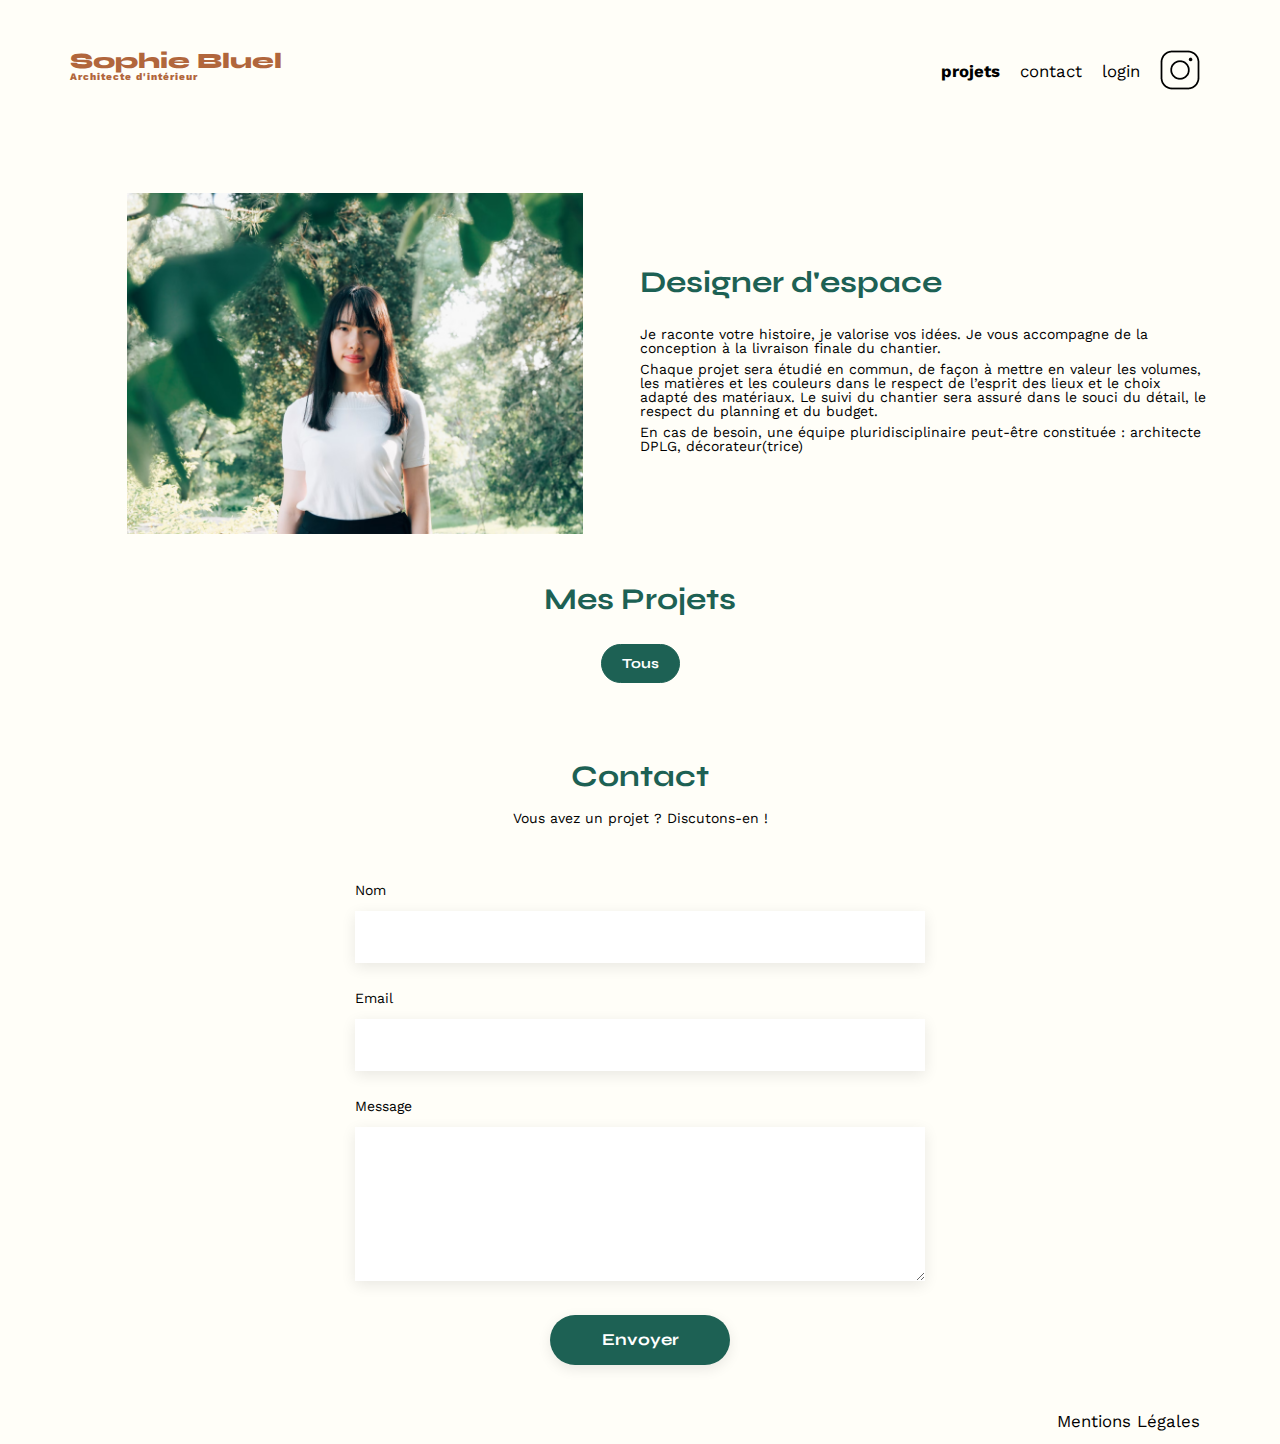
<file: index.html>
<!DOCTYPE html>
<html lang="fr">
<head>
	<meta charset="UTF-8">
	<title>Sophie Bluel - Architecte d'intérieur</title>
	<meta name="viewport" content="width=device-width, initial-scale=1.0">
	<link rel="preconnect" href="https://fonts.googleapis.com">
	<link rel="preconnect" href="https://fonts.gstatic.com" crossorigin>
	<link href="https://fonts.googleapis.com/css2?family=Syne:wght@700;800&family=Work+Sans&display=swap" rel="stylesheet">
	<meta name="description" content="">
	<link rel="stylesheet" href="./assets/style.css">
	<link rel="stylesheet" href="https://cdnjs.cloudflare.com/ajax/libs/font-awesome/6.2.1/css/all.min.css">
</head>
<body>
	<div class="edition">
		<img src="./assets/icons/pen-to-square-solid.svg" alt="Pen">
		<p>Mode édition</p>
	</div>
	<div class="modal hide">
		<div class="modal-content">
			<div class="modal-header">
				<i class="fa-solid fa-arrow-left back-arrow hidden"></i>
				<i class="fa-solid fa-xmark close"></i>
			</div>
			<h2>Galerie Photo</h2>
			<div class="content">
				<div class="modal-gallery">
					<!-- Works will be displayed here -->
				</div>
				<div class="modal-add-photo hidden">
					<form id="add-photo-form">
						<div class="upload-container">
							<i class="fa-regular fa-image"></i>
							<label for="photo-upload" class="custom-file-upload">+ Ajouter photo</label>
							<input type="file" id="photo-upload" name="image" accept="image/png, image/jpeg" required>
							<p class="file-info">jpg, png : 4mo max</p>
							<img id="preview-image" class="hidden">
						</div>
						<div class="form-group">
							<label for="title">Titre</label>
							<input type="text" name="title" id="title" required>
						</div>
						<div class="form-group">
							<label for="category">Catégorie</label>
							<select name="category" id="category" required>
								<option value="">Sélectionner une catégorie</option>
							</select>
						</div>
					</form>
				</div>
			</div>
			<div class="footer">
				<button class="add-photo-btn">Ajouter une photo</button>
				<button class="validate-btn hidden">Valider</button>
			</div>
		</div>
	</div>
<header>
	<h1>Sophie Bluel <span>Architecte d'intérieur</span></h1>
	<nav>
		<ul>
			<li class="active"><a href="#">projets</a></li>
			<li><a href="#contact">contact</a></li>
			<li><a href="login.html" id="loginElement">login</a></li>
			<li><img src="./assets/icons/instagram.png" alt="Instagram"></li>
		</ul>
	</nav>
</header>
<main>
	<section id="introduction">
		<figure>
			<img src="./assets/images/sophie-bluel.png" alt="">
		</figure>
		<article>
			<h2>Designer d'espace</h2>
			<p>Je raconte votre histoire, je valorise vos idées. Je vous accompagne de la conception à la livraison finale du chantier.</p>
			<p>Chaque projet sera étudié en commun, de façon à mettre en valeur les volumes, les matières et les couleurs dans le respect de l’esprit des lieux et le choix adapté des matériaux. Le suivi du chantier sera assuré dans le souci du détail, le respect du planning et du budget.</p>
			<p>En cas de besoin, une équipe pluridisciplinaire peut-être constituée : architecte DPLG, décorateur(trice)</p>
		</article>
	</section>
	<section id="portfolio">
		<div class="portfolio-header">
		<h2>Mes Projets</h2>
		<span class="add-work"><img src="./assets/icons/pen-to-square-solid-black.svg" alt="">modifier</span>
		</div>
		<div class="categories">
			<!-- Afficher les catégories ici -->
		</div>
		<div class="gallery">
			<!-- les travaux seront affichés ici -->
		</div>
	</section>
	<section id="contact">
		<h2>Contact</h2>
		<p>Vous avez un projet ? Discutons-en !</p>
		<form action="#" method="post">
			<label for="name">Nom</label>
			<input type="text" name="name" id="name">
			<label for="email">Email</label>
			<input type="email" name="email" id="email">
			<label for="message">Message</label>
			<textarea name="message" id="message" cols="30" rows="10"></textarea>
			<input type="submit" value="Envoyer">
		</form>
	</section>
</main>

<footer>
	<nav>
		<ul>
			<li>Mentions Légales</li>
		</ul>
	</nav>
</footer>
	<script src="./assets/script.js"></script>
	<script src="./assets/isLog.js"></script>
</body>
</html>
</file>
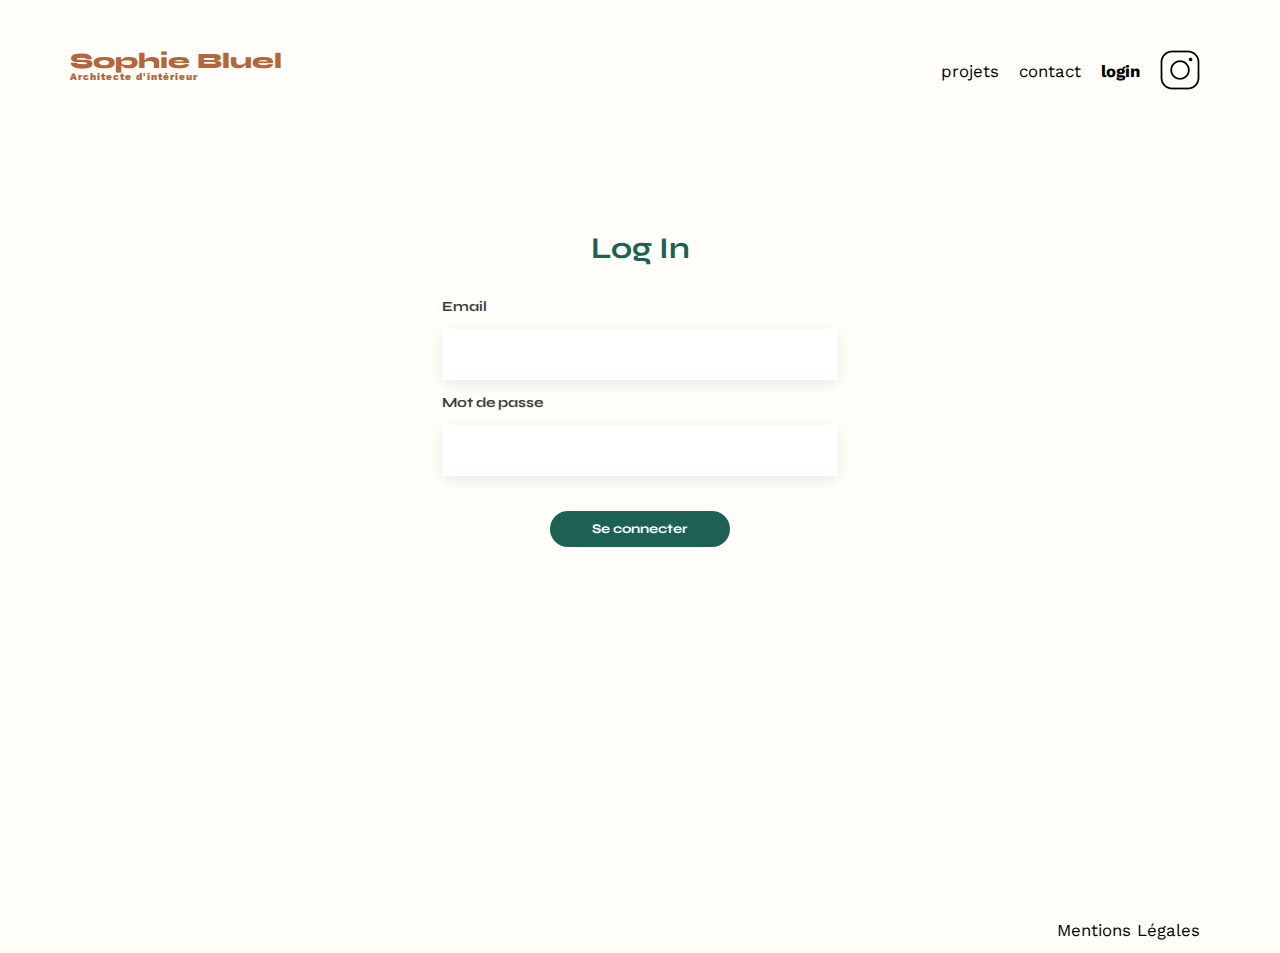
<file: login.html>
<!DOCTYPE html>
<html lang="fr">
<head>
	<meta charset="UTF-8">
	<title>Sophie Bluel - Architecte d'intérieur</title>
	<meta name="viewport" content="width=device-width, initial-scale=1.0">
	<link rel="preconnect" href="https://fonts.googleapis.com">
	<link rel="preconnect" href="https://fonts.gstatic.com" crossorigin>
	<link href="https://fonts.googleapis.com/css2?family=Syne:wght@700;800&family=Work+Sans&display=swap" rel="stylesheet">
	<meta name="description" content="">
	<link rel="stylesheet" href="./assets/style.css">
</head>
<body>
<header>
	<h1>Sophie Bluel <span>Architecte d'intérieur</span></h1>
	<nav>
		<ul>
			<li><a href="index.html">projets</a></li>
			<li><a href="index.html#contact">contact</a></li>
			<li class="active" id="loginElement"><a href="login.html">login</a></li>
			<li><img src="./assets/icons/instagram.png" alt="Instagram"></li>
		</ul>
	</nav>
</header>
<main>
	<section id="login">
		<h2>Log In</h2>
		<form>
			<label for="email">Email</label>
			<input type="email" id="email" name="email" required>
			<label for="password">Mot de passe</label>
			<input type="password" id="password" name="password" required>
			<button type="submit" id="submit">Se connecter</button>
		</form>
	</section>
</main>
<footer>
	<nav>
		<ul>
			<li>Mentions Légales</li>
		</ul>
	</nav>
</footer>
<script src="./assets/login.js"></script>
<script src="./assets/isLog.js"></script>
</body>
</html>
</file>
<file: assets/style.css>
/* http://meyerweb.com/eric/tools/css/reset/
   v2.0 | 20110126
   License: none (public domain)
*/
html,
body,
div,
span,
applet,
object,
iframe,
h1,
h2,
h3,
h4,
h5,
h6,
p,
blockquote,
pre,
a,
abbr,
acronym,
address,
big,
cite,
code,
del,
dfn,
em,
img,
ins,
kbd,
q,
s,
samp,
small,
strike,
strong,
sub,
sup,
tt,
var,
b,
u,
i,
center,
dl,
dt,
dd,
ol,
ul,
li,
fieldset,
form,
label,
legend,
table,
caption,
tbody,
tfoot,
thead,
tr,
th,
td,
article,
aside,
canvas,
details,
embed,
figure,
figcaption,
footer,
header,
hgroup,
menu,
nav,
output,
ruby,
section,
summary,
time,
mark,
audio,
video {
	margin: 0;
	padding: 0;
	border: 0;
	font-size: 100%;
	font: inherit;
	vertical-align: baseline;
}

/* HTML5 display-role reset for older browsers */
article,
aside,
details,
figcaption,
figure,
footer,
header,
hgroup,
menu,
nav,
section {
	display: block;
}


ol,
ul {
	list-style: none;
}

blockquote,
q {
	quotes: none;
}

blockquote:before,
blockquote:after,
q:before,
q:after {
	content: '';
	content: none;
}

table {
	border-collapse: collapse;
	border-spacing: 0;
}

/** end reset css**/
body {
	margin: auto;
	font-family: 'Work Sans';
	font-size: 14px;
	line-height: 1;
	background-color: #FFFEF8;
	display: flex;
	flex-direction: column;
	align-items: center;
}

body .edition {
	background-color: black;
	color: white;
	height: 50px;
	width: 100%;
	display: none; /* Hidden by default, isLog.js will change to display: flex if logged in */
	justify-content: center;
	align-items: center;
	gap: 20px;
}

/* body .edition.show class is no longer strictly needed here if isLog.js sets display directly */

body .edition p {
	color: white;
	font-size: 16px;
}

body .edition img {
	margin-right: 10px;
	width: 20px;
}

main {
	max-width: 1140px;
	width: 100%;
}

header {
	display: flex;
	max-width: 1140px;
	justify-content: space-between;
	margin: 50px 0;
	width: 100%;
}

section {
	margin: 50px 0
}

h1 {
	display: flex;
	flex-direction: column;
	font-family: 'Syne';
	font-size: 22px;
	font-weight: 800;
	color: #B1663C
}

h1>span {
	font-family: 'Work Sans';
	font-size: 10px;
	letter-spacing: 0.1em;
	;
}

h2 {
	font-family: 'Syne';
	font-weight: 700;
	font-size: 30px;
	color: #1D6154
}

nav ul {
	display: flex;
	align-items: center;
	list-style-type: none;
	margin: 0;
	padding: 0;
}

nav li {
	padding: 0 10px;
	font-size: 1.2em;
}

nav li a {
	text-decoration: none;
	color: black;
}

li:hover {
	color: #B1663C;
}

li.active {
	font-weight: bold;
}


#introduction {
	display: flex;
	align-items: center;
}

#introduction figure {
	flex: 1
}

#introduction img {
	display: block;
	margin: auto;
	width: 80%;
}

#introduction article {
	flex: 1
}

#introduction h2 {
	margin-bottom: 1em;
}

#introduction p {
	margin-bottom: 0.5em;
}

#portfolio h2 {
	text-align: center;
	margin-bottom: 1em;
}

.portfolio-header {
	display: flex;
	justify-content: center;
	align-items: center;
	gap: 5em;
}

.add-work {
	text-align: center;
	margin-bottom: 2em;
	cursor: pointer;
	display: none; /* Hidden by default, isLog.js will change to display: inline (or flex/block) if logged in */
	align-items: center;
	gap: 10px;
}

/* .add-work.show class is no longer strictly needed here if isLog.js sets display directly */

.modal {
	display: flex;
	position: fixed;
	top: 0;
	left: 0;
	width: 100%;
	height: 100%;
	background-color: rgba(0, 0, 0, 0.5);
	justify-content: center;
	align-items: center;
}

.modal.hide {
	display: none;
}

.modal-content {
	background-color: white;
	width: 630px;
	height: 680px;
	border-radius: 10px;
	padding: 20px;
	box-shadow: 0px 4px 14px rgba(0, 0, 0, 0.09);;
}

.modal-content .modal-header {
	display: flex;
	justify-content: space-between;
	align-items: center;
	padding: 10px;
}

.modal-content .modal-header .close,
.modal-content .modal-header .back-arrow {
	cursor: pointer;
	font-size: 24px;
}

.modal-content .modal-header .back-arrow.hidden {
	visibility: hidden;
}

.modal-content h2 {
	text-align: center;
	color: black;
	font-family: 'Work Sans';
	font-weight: 400;
	font-size: 26px;
	margin-block: .5em;
}

.modal-content .content {
	height: 500px;
	overflow-y: auto;
	display: flex;
	justify-content: center;
}

.hidden {
	display: none !important;
}

.modal-add-photo {
	width: 70%;
	display: none;
}

.modal-add-photo.show {
	display: block !important;
}

.upload-container {
	background-color: #E8F1F6;
	border-radius: 3px;
	padding: 30px;
	display: flex;
	flex-direction: column;
	align-items: center;
	gap: 15px;
	margin-bottom: 30px;
}

.upload-container i {
	color: #B9C5CC;
	font-size: 58px;
	margin-bottom: 15px;
}

.custom-file-upload {
	background-color: #CBD6DC;
	color: #306685;
	padding: 10px 33px;
	border-radius: 50px;
	cursor: pointer;
}

#photo-upload {
	display: none;
}

.file-info {
	color: #444;
	font-size: 10px;
}

#preview-image {
	max-width: 129px;
	max-height: 169px;
	object-fit: cover;
}

#preview-image.show {
	display: block;
}

.form-group {
	display: flex;
	flex-direction: column;
	gap: 10px;
	margin-bottom: 20px;
}

.form-group label {
	color: #3D3D3D;
}

.form-group input,
.form-group select {
	height: 51px;
	font-size: 1.2em;
	border: none;
	box-shadow: 0px 4px 14px rgba(0, 0, 0, 0.09);
	background-color: white;
}

.modal-gallery {
	display: flex;
	flex-wrap: wrap;
	align-items: flex-start;
	justify-content: space-between;
	align-content: flex-start;
	row-gap: 30px;
	width: 70%;
}

.modal-work {
	position: relative;
	width: 76px;
	height: 100px;
}

.modal-work img {
	width: 100%;
	height: 100%;
	object-fit: cover;
}

.delete-button {
	position: absolute;
	top: 5px;
	right: 5px;
	background-color: black;
	color: white;
	border: none;
	cursor: pointer;
	width: 17px;
	height: 17px;
	display: flex;
	align-items: center;
	justify-content: center;
	border-radius: 2px;
}

.delete-button i {
	font-size: 11px;
}

.modal-content .footer {
	margin-top: 1em;
	border-top: 1px solid #B3B3B3;
	width: 75%;
	height: 100px;
	margin: 0 auto;
	display: flex;
	justify-content: center;
	align-items: center;
}

.modal-content .footer button {
	width: 240px;
	height: 40px;
	background-color: #1D6154;
	color: white;
	border: none;
	border-radius: 60px;
	cursor: pointer;
	font-family: 'Work Sans';
	font-weight: 400;
	font-size: 14px;
}

.modal-content .footer button.inactive {
	background-color: #A7A7A7;
	cursor: not-allowed;
}

.hidden {
	display: none !important;
}

.add-work img {
	width: 20px;
}
.categories {
	display: flex;
	justify-content: center;
	margin-bottom: 2em;
	gap: 10px;
}

.categories button {
	font-family: 'Syne';
	font-weight: 700;
	font-size: 14px;
	color: #1D6154;
	border: 1px solid #1D6154;
	background-color: transparent;
	padding: 10px 20px;
	border-radius: 60px;
}

.categories button:hover {
	background-color: #1D6154;
	color: white;
	cursor: pointer;
}

.categories button.active {
	background-color: #1D6154;
	color: white;
}

.gallery {
	width: 100%;
	display: grid;
	grid-template-columns: 1fr 1fr 1fr;
	grid-column-gap: 20px;
	grid-row-gap: 20px;
}

.gallery img {
	width: 100%;

}

#contact {
	width: 50%;
	margin: auto;
}

#contact>* {
	text-align: center;

}

#contact h2 {
	margin-bottom: 20px;
}

#contact form {
	text-align: left;
	margin-top: 30px;
	display: flex;
	flex-direction: column;
}

#contact input {
	height: 50px;
	font-size: 1.2em;
	border: none;
	box-shadow: 0px 4px 14px rgba(0, 0, 0, 0.09);
}

#contact label {
	margin: 2em 0 1em 0;
}

#contact textarea {
	border: none;
	box-shadow: 0px 4px 14px rgba(0, 0, 0, 0.09);
}

input[type="submit"] {
	font-family: 'Syne';
	font-weight: 700;
	color: white;
	background-color: #1D6154;
	margin: 2em auto;
	width: 180px;
	text-align: center;
	border-radius: 60px;
}

footer {
	max-width: 1140px;
	width: 100%;
	height: 5vh;
	display: flex;
	justify-content: flex-end;
	align-items: center;
	margin: 0;
	padding: 0;
}

footer nav ul {
	display: flex;
	justify-content: flex-end;
	margin: 0;

}


#login {
	margin: 10vh auto;
	height: 65vh;
	display: flex;
	flex-direction: column;
	justify-content: flex-start;
	align-items: center;
}

#login h2 {
	font-family: 'Syne';
	font-weight: 700;
	font-size: 30px;
	color: #1D6154;
}

#login form {
	text-align: left;
	margin-top: 30px;
	display: flex;
	flex-direction: column;
}

#login form label {
	font-family: 'Syne';
	font-weight: 700;
	font-size: 14px;
	color: #3D3D3D;
	margin-block: .5em;
}

#login form input {
	height: 51px;
	width: 379px;
	font-size: 1.2em;
	border: none;
	box-shadow: 0px 4px 14px rgba(0, 0, 0, 0.09);
	margin: .5em 0;
	padding: 0;
	padding-left: 1em;
	outline: none;
}

#login form button {
	font-family: 'Syne';
	font-weight: 700;
	color: white;
	background-color: #1D6154;
	margin: 2em auto;
	width: 180px;
	height: 36px;
	text-align: center;
	border-radius: 60px;
	outline: none;
	border: none;
	cursor: pointer;
}
</file>
